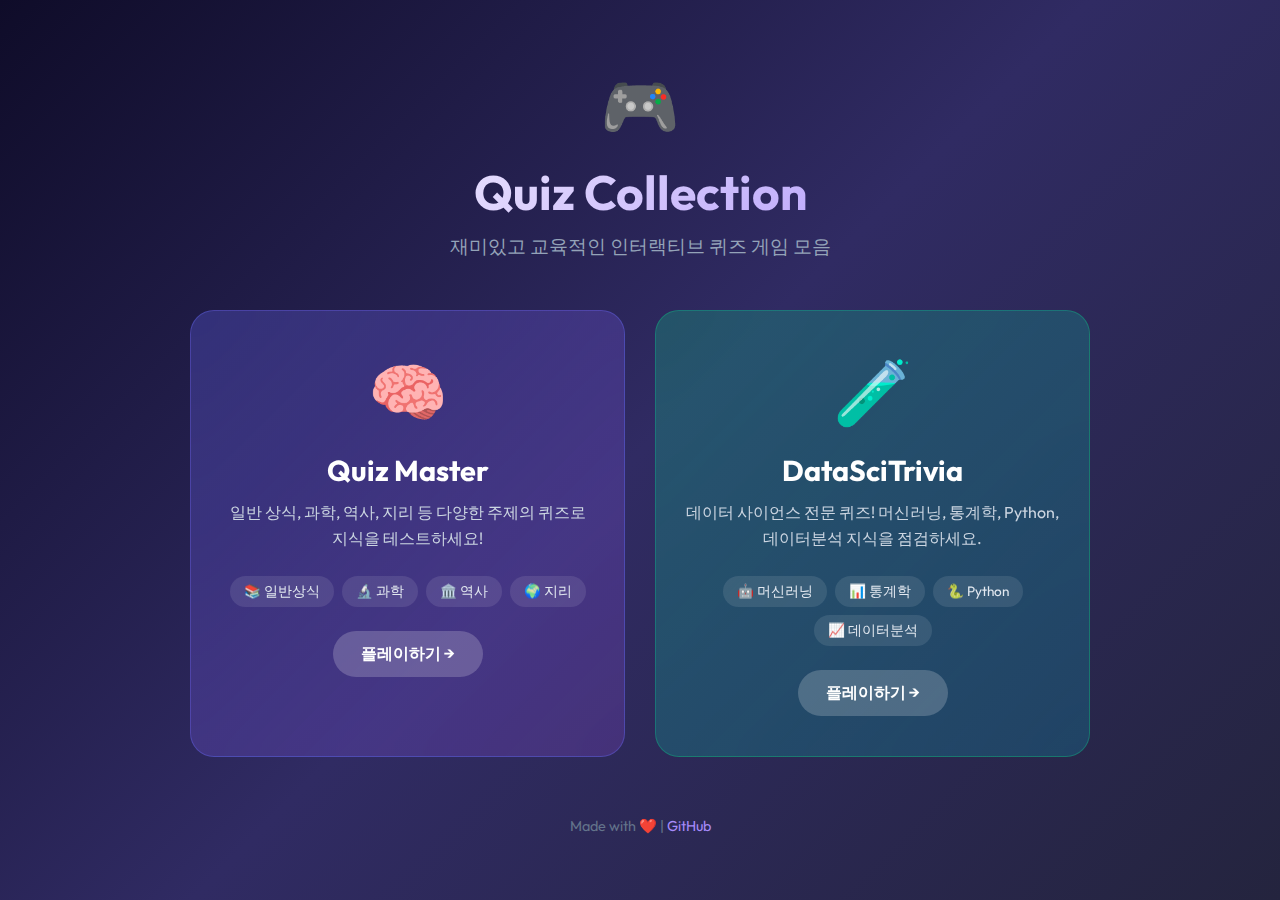
<file: index.html>
<!DOCTYPE html>
<html lang="ko">

<head>
    <meta charset="UTF-8">
    <meta name="viewport" content="width=device-width, initial-scale=1.0">
    <meta name="description" content="Quiz Collection - 다양한 주제의 인터랙티브 퀴즈 게임 모음">
    <title>🎮 Quiz Collection</title>
    <link rel="preconnect" href="https://fonts.googleapis.com">
    <link rel="preconnect" href="https://fonts.gstatic.com" crossorigin>
    <link href="https://fonts.googleapis.com/css2?family=Outfit:wght@400;500;600;700&display=swap" rel="stylesheet">
    <style>
        * {
            margin: 0;
            padding: 0;
            box-sizing: border-box;
        }

        body {
            font-family: 'Outfit', -apple-system, BlinkMacSystemFont, sans-serif;
            background: linear-gradient(135deg, #0f0c29 0%, #302b63 50%, #24243e 100%);
            min-height: 100vh;
            display: flex;
            align-items: center;
            justify-content: center;
            padding: 20px;
            color: white;
        }

        .container {
            max-width: 900px;
            width: 100%;
            text-align: center;
        }

        .header {
            margin-bottom: 50px;
        }

        .logo {
            font-size: 4rem;
            margin-bottom: 16px;
            animation: bounce 2s ease-in-out infinite;
        }

        @keyframes bounce {

            0%,
            100% {
                transform: translateY(0);
            }

            50% {
                transform: translateY(-10px);
            }
        }

        h1 {
            font-size: 3rem;
            font-weight: 700;
            background: linear-gradient(135deg, #fff, #a78bfa);
            -webkit-background-clip: text;
            -webkit-text-fill-color: transparent;
            background-clip: text;
            margin-bottom: 12px;
        }

        .subtitle {
            font-size: 1.2rem;
            color: #94a3b8;
        }

        .quiz-grid {
            display: grid;
            grid-template-columns: repeat(auto-fit, minmax(320px, 1fr));
            gap: 30px;
            margin-top: 40px;
        }

        .quiz-card {
            background: rgba(255, 255, 255, 0.1);
            backdrop-filter: blur(20px);
            -webkit-backdrop-filter: blur(20px);
            border: 1px solid rgba(255, 255, 255, 0.2);
            border-radius: 24px;
            padding: 40px 30px;
            text-decoration: none;
            color: white;
            transition: all 0.3s ease;
            position: relative;
            overflow: hidden;
        }

        .quiz-card::before {
            content: '';
            position: absolute;
            top: 0;
            left: 0;
            right: 0;
            bottom: 0;
            background: linear-gradient(135deg, transparent, rgba(255, 255, 255, 0.1));
            opacity: 0;
            transition: opacity 0.3s;
        }

        .quiz-card:hover {
            transform: translateY(-8px);
            box-shadow: 0 25px 50px -12px rgba(0, 0, 0, 0.5);
        }

        .quiz-card:hover::before {
            opacity: 1;
        }

        .quiz-card.quiz-master {
            background: linear-gradient(135deg, rgba(99, 102, 241, 0.3), rgba(168, 85, 247, 0.2));
            border-color: rgba(99, 102, 241, 0.4);
        }

        .quiz-card.datasci {
            background: linear-gradient(135deg, rgba(16, 185, 129, 0.3), rgba(6, 182, 212, 0.2));
            border-color: rgba(16, 185, 129, 0.4);
        }

        .card-icon {
            font-size: 4rem;
            margin-bottom: 20px;
        }

        .card-title {
            font-size: 1.8rem;
            font-weight: 700;
            margin-bottom: 12px;
        }

        .card-description {
            font-size: 1rem;
            color: #cbd5e1;
            margin-bottom: 24px;
            line-height: 1.6;
        }

        .card-tags {
            display: flex;
            flex-wrap: wrap;
            gap: 8px;
            justify-content: center;
        }

        .tag {
            padding: 6px 14px;
            background: rgba(255, 255, 255, 0.1);
            border-radius: 20px;
            font-size: 0.85rem;
            color: #e2e8f0;
        }

        .play-btn {
            display: inline-flex;
            align-items: center;
            gap: 8px;
            margin-top: 24px;
            padding: 12px 28px;
            background: rgba(255, 255, 255, 0.2);
            border-radius: 30px;
            font-weight: 600;
            transition: background 0.3s;
        }

        .quiz-card:hover .play-btn {
            background: rgba(255, 255, 255, 0.3);
        }

        .footer {
            margin-top: 60px;
            color: #64748b;
            font-size: 0.9rem;
        }

        .footer a {
            color: #a78bfa;
            text-decoration: none;
        }

        @media (max-width: 640px) {
            h1 {
                font-size: 2rem;
            }

            .logo {
                font-size: 3rem;
            }

            .quiz-grid {
                grid-template-columns: 1fr;
            }
        }
    </style>
</head>

<body>
    <div class="container">
        <header class="header">
            <div class="logo">🎮</div>
            <h1>Quiz Collection</h1>
            <p class="subtitle">재미있고 교육적인 인터랙티브 퀴즈 게임 모음</p>
        </header>

        <div class="quiz-grid">
            <a href="quiz-master/index.html" class="quiz-card quiz-master">
                <div class="card-icon">🧠</div>
                <h2 class="card-title">Quiz Master</h2>
                <p class="card-description">
                    일반 상식, 과학, 역사, 지리 등 다양한 주제의 퀴즈로
                    지식을 테스트하세요!
                </p>
                <div class="card-tags">
                    <span class="tag">📚 일반상식</span>
                    <span class="tag">🔬 과학</span>
                    <span class="tag">🏛️ 역사</span>
                    <span class="tag">🌍 지리</span>
                </div>
                <div class="play-btn">
                    플레이하기 →
                </div>
            </a>

            <a href="datasci-trivia/index.html" class="quiz-card datasci">
                <div class="card-icon">🧪</div>
                <h2 class="card-title">DataSciTrivia</h2>
                <p class="card-description">
                    데이터 사이언스 전문 퀴즈! 머신러닝, 통계학, Python,
                    데이터분석 지식을 점검하세요.
                </p>
                <div class="card-tags">
                    <span class="tag">🤖 머신러닝</span>
                    <span class="tag">📊 통계학</span>
                    <span class="tag">🐍 Python</span>
                    <span class="tag">📈 데이터분석</span>
                </div>
                <div class="play-btn">
                    플레이하기 →
                </div>
            </a>
        </div>

        <footer class="footer">
            <p>Made with ❤️ | <a href="https://github.com/sechan9999" target="_blank">GitHub</a></p>
        </footer>
    </div>
</body>

</html>
</file>
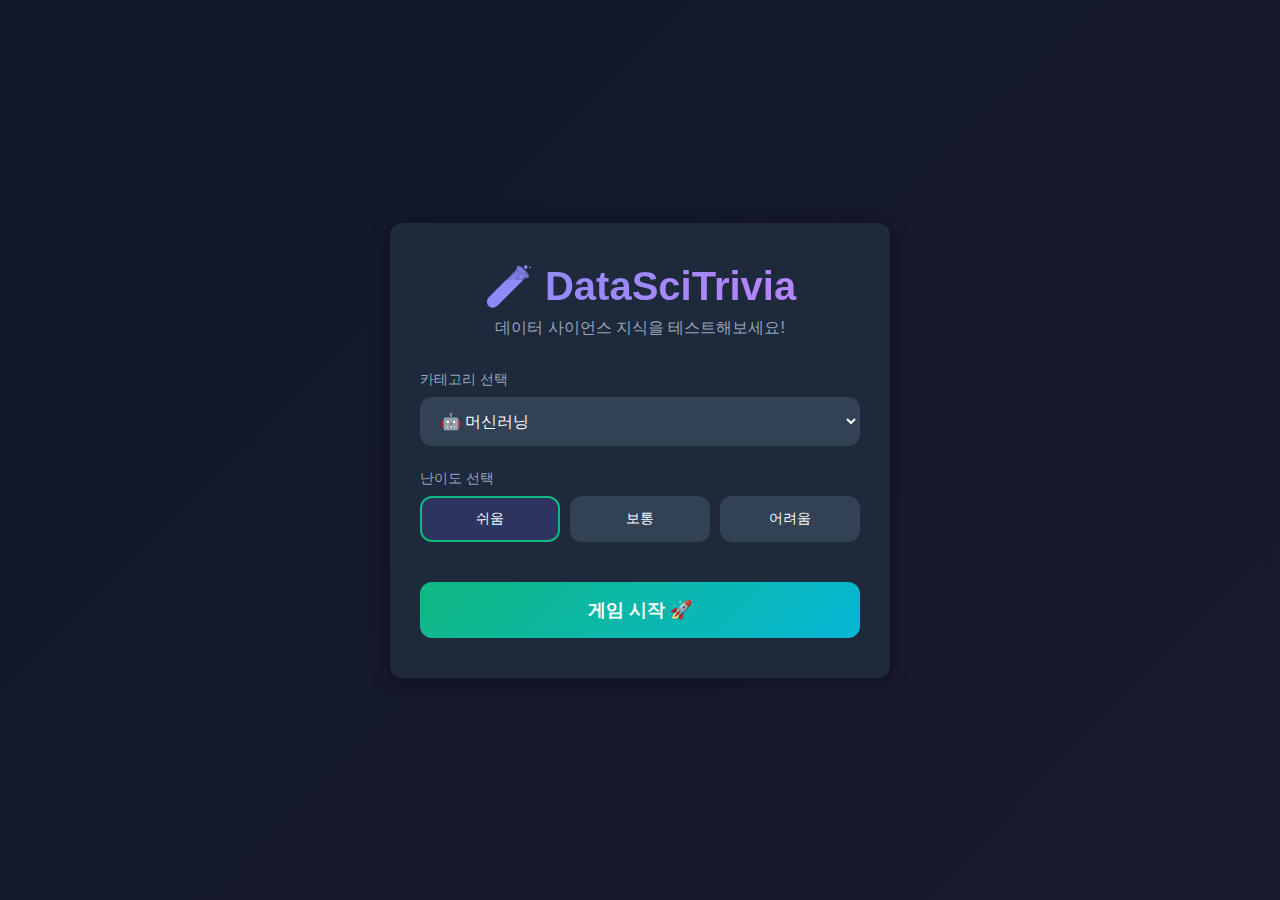
<file: datasci-trivia/index.html>
<!DOCTYPE html>
<html lang="ko">

<head>
  <meta charset="UTF-8">
  <meta name="viewport" content="width=device-width, initial-scale=1.0">
  <title>🧪 DataSciTrivia - 데이터 사이언스 퀴즈</title>
  <link rel="stylesheet" href="style.css">
</head>

<body>
  <div class="container">
    <!-- 시작 화면 -->
    <div id="start-screen" class="screen active">
      <h1>🧪 DataSciTrivia</h1>
      <p class="subtitle">데이터 사이언스 지식을 테스트해보세요!</p>

      <div class="category-select">
        <label for="category">카테고리 선택</label>
        <select id="category">
          <option value="ml">🤖 머신러닝</option>
          <option value="stats">📊 통계학</option>
          <option value="python">🐍 Python</option>
          <option value="data">📈 데이터분석</option>
        </select>
      </div>

      <div class="difficulty-select">
        <label>난이도 선택</label>
        <div class="difficulty-btns">
          <button class="diff-btn active" data-diff="easy">쉬움</button>
          <button class="diff-btn" data-diff="medium">보통</button>
          <button class="diff-btn" data-diff="hard">어려움</button>
        </div>
      </div>

      <button id="start-btn" class="primary-btn">게임 시작 🚀</button>
    </div>

    <!-- 퀴즈 화면 -->
    <div id="quiz-screen" class="screen">
      <div class="quiz-header">
        <div class="progress-info">
          <span id="question-count">1 / 10</span>
          <span id="score-display">점수: 0</span>
        </div>
        <div class="progress-bar">
          <div id="progress-fill" class="progress-fill"></div>
        </div>
        <div class="timer" id="timer">⏱️ 15</div>
      </div>

      <div class="question-section">
        <p class="category-badge" id="current-category">🤖 머신러닝</p>
        <h2 class="question-text" id="question-text">질문이 여기에 표시됩니다.</h2>
      </div>

      <div class="options-section" id="options">
        <!-- 선택지가 동적으로 생성됨 -->
      </div>

      <button id="next-btn" class="primary-btn hidden">다음 문제 →</button>
    </div>

    <!-- 결과 화면 -->
    <div id="result-screen" class="screen">
      <div class="result-content">
        <div id="result-emoji" class="result-emoji">🏆</div>
        <h2 id="result-title">훌륭해요!</h2>
        <p id="result-score" class="result-score">8 / 10</p>
        <p id="result-percent" class="result-percent">정답률: 80%</p>

        <div class="result-stats">
          <div class="stat-item">
            <span class="stat-value" id="correct-count">8</span>
            <span class="stat-label">정답</span>
          </div>
          <div class="stat-item">
            <span class="stat-value" id="wrong-count">2</span>
            <span class="stat-label">오답</span>
          </div>
          <div class="stat-item">
            <span class="stat-value" id="avg-time">8.5초</span>
            <span class="stat-label">평균 시간</span>
          </div>
        </div>
      </div>

      <div class="result-actions">
        <button id="retry-btn" class="primary-btn">다시 하기 🔄</button>
        <button id="home-btn" class="secondary-btn">홈으로</button>
      </div>
    </div>
  </div>

  <script src="questions.js"></script>
  <script src="app.js"></script>
</body>

</html>
</file>
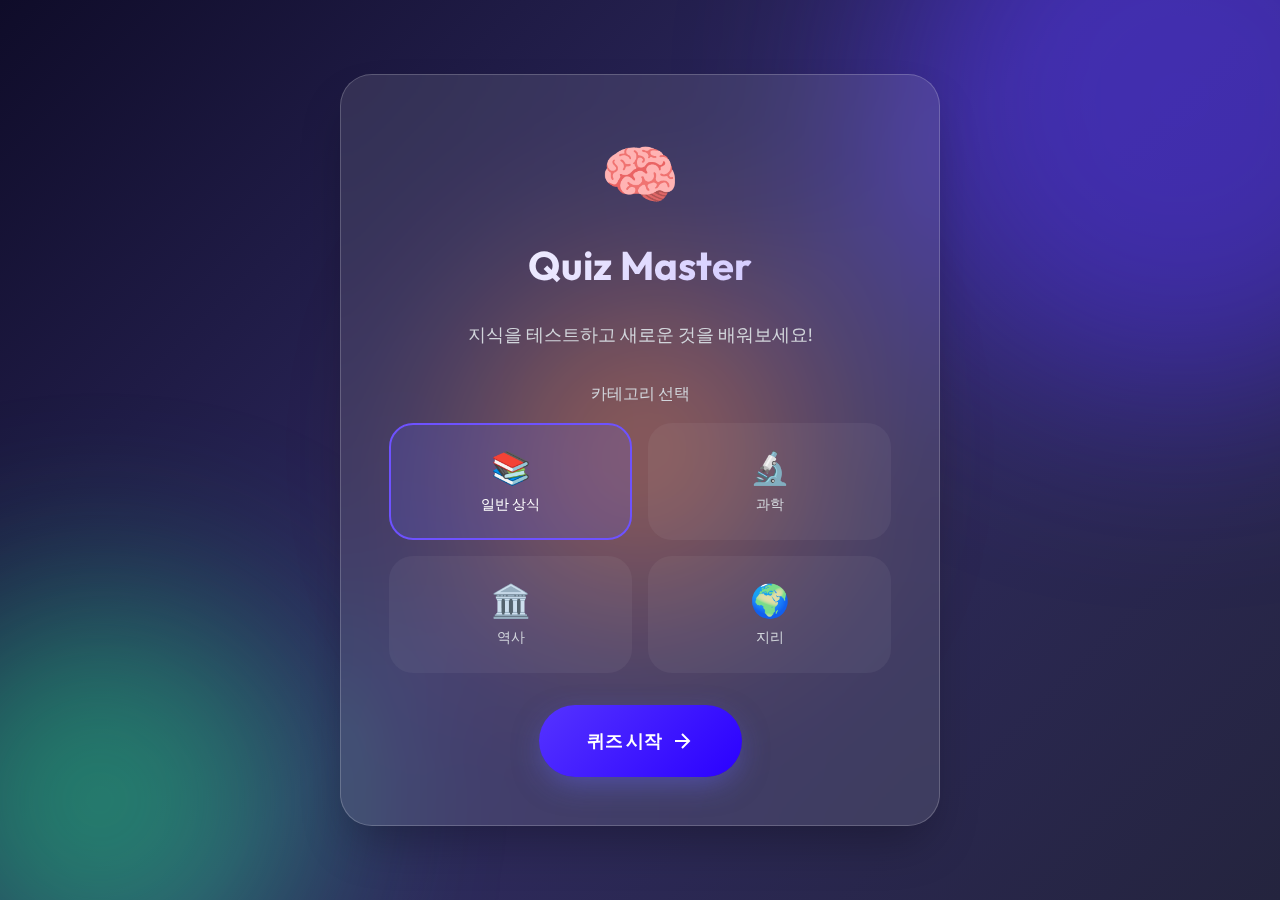
<file: quiz-master/index.html>
<!DOCTYPE html>
<html lang="ko">
<head>
    <meta charset="UTF-8">
    <meta name="viewport" content="width=device-width, initial-scale=1.0">
    <meta name="description" content="인터랙티브 퀴즈 앱 - 지식을 테스트하고 배우세요!">
    <title>🧠 Quiz Master - 지식 테스트</title>
    <link rel="preconnect" href="https://fonts.googleapis.com">
    <link rel="preconnect" href="https://fonts.gstatic.com" crossorigin>
    <link href="https://fonts.googleapis.com/css2?family=Outfit:wght@300;400;500;600;700&display=swap" rel="stylesheet">
    <link rel="stylesheet" href="style.css">
</head>
<body>
    <div class="app-container">
        <!-- Background decorations -->
        <div class="bg-decoration bg-decoration-1"></div>
        <div class="bg-decoration bg-decoration-2"></div>
        <div class="bg-decoration bg-decoration-3"></div>
        
        <!-- Start Screen -->
        <div id="start-screen" class="screen active">
            <div class="card glass-card start-card">
                <div class="logo-container">
                    <div class="logo-icon">🧠</div>
                    <h1 class="logo-text">Quiz Master</h1>
                </div>
                <p class="subtitle">지식을 테스트하고 새로운 것을 배워보세요!</p>
                
                <div class="category-selector">
                    <h3>카테고리 선택</h3>
                    <div class="category-grid">
                        <button class="category-btn active" data-category="general">
                            <span class="category-icon">📚</span>
                            <span class="category-name">일반 상식</span>
                        </button>
                        <button class="category-btn" data-category="science">
                            <span class="category-icon">🔬</span>
                            <span class="category-name">과학</span>
                        </button>
                        <button class="category-btn" data-category="history">
                            <span class="category-icon">🏛️</span>
                            <span class="category-name">역사</span>
                        </button>
                        <button class="category-btn" data-category="geography">
                            <span class="category-icon">🌍</span>
                            <span class="category-name">지리</span>
                        </button>
                    </div>
                </div>
                
                <button id="start-btn" class="btn btn-primary btn-large">
                    <span>퀴즈 시작</span>
                    <svg width="24" height="24" viewBox="0 0 24 24" fill="none" stroke="currentColor" stroke-width="2">
                        <path d="M5 12h14M12 5l7 7-7 7"/>
                    </svg>
                </button>
            </div>
        </div>
        
        <!-- Quiz Screen -->
        <div id="quiz-screen" class="screen">
            <div class="quiz-header">
                <div class="progress-container">
                    <div class="progress-info">
                        <span id="question-counter">문제 1 / 10</span>
                        <span id="timer" class="timer">⏱️ 30s</span>
                    </div>
                    <div class="progress-bar">
                        <div id="progress-fill" class="progress-fill"></div>
                    </div>
                </div>
                <div class="score-display">
                    <span class="score-label">점수</span>
                    <span id="current-score" class="score-value">0</span>
                </div>
            </div>
            
            <div class="card glass-card question-card">
                <div id="question-category" class="question-category">
                    <span class="category-badge">📚 일반 상식</span>
                </div>
                <h2 id="question-text" class="question-text">
                    질문이 여기에 표시됩니다
                </h2>
                
                <div id="options-container" class="options-container">
                    <!-- Options will be dynamically inserted here -->
                </div>
                
                <div id="feedback-container" class="feedback-container hidden">
                    <div id="feedback-message" class="feedback-message"></div>
                    <p id="explanation" class="explanation"></p>
                </div>
            </div>
            
            <button id="next-btn" class="btn btn-primary btn-next hidden">
                다음 문제
                <svg width="20" height="20" viewBox="0 0 24 24" fill="none" stroke="currentColor" stroke-width="2">
                    <path d="M5 12h14M12 5l7 7-7 7"/>
                </svg>
            </button>
        </div>
        
        <!-- Result Screen -->
        <div id="result-screen" class="screen">
            <div class="card glass-card result-card">
                <div id="result-icon" class="result-icon">🎉</div>
                <h2 id="result-title" class="result-title">훌륭합니다!</h2>
                <p id="result-message" class="result-message">당신의 퀴즈 결과입니다</p>
                
                <div class="score-circle-container">
                    <div class="score-circle">
                        <svg class="score-ring" viewBox="0 0 120 120">
                            <circle class="score-ring-bg" cx="60" cy="60" r="54"/>
                            <circle id="score-ring-progress" class="score-ring-progress" cx="60" cy="60" r="54"/>
                        </svg>
                        <div class="score-text">
                            <span id="final-score" class="final-score">0</span>
                            <span class="score-max">/ 100</span>
                        </div>
                    </div>
                </div>
                
                <div class="stats-grid">
                    <div class="stat-item">
                        <span class="stat-icon">✅</span>
                        <span id="correct-count" class="stat-value">0</span>
                        <span class="stat-label">정답</span>
                    </div>
                    <div class="stat-item">
                        <span class="stat-icon">❌</span>
                        <span id="wrong-count" class="stat-value">0</span>
                        <span class="stat-label">오답</span>
                    </div>
                    <div class="stat-item">
                        <span class="stat-icon">⏱️</span>
                        <span id="total-time" class="stat-value">0s</span>
                        <span class="stat-label">소요 시간</span>
                    </div>
                </div>
                
                <div class="result-actions">
                    <button id="retry-btn" class="btn btn-primary">
                        <svg width="20" height="20" viewBox="0 0 24 24" fill="none" stroke="currentColor" stroke-width="2">
                            <path d="M1 4v6h6M23 20v-6h-6"/>
                            <path d="M20.49 9A9 9 0 0 0 5.64 5.64L1 10m22 4l-4.64 4.36A9 9 0 0 1 3.51 15"/>
                        </svg>
                        다시 도전
                    </button>
                    <button id="home-btn" class="btn btn-secondary">
                        <svg width="20" height="20" viewBox="0 0 24 24" fill="none" stroke="currentColor" stroke-width="2">
                            <path d="M3 9l9-7 9 7v11a2 2 0 0 1-2 2H5a2 2 0 0 1-2-2z"/>
                            <polyline points="9 22 9 12 15 12 15 22"/>
                        </svg>
                        홈으로
                    </button>
                </div>
            </div>
        </div>
    </div>
    
    <script src="questions.js"></script>
    <script src="app.js"></script>
</body>
</html>
</file>
<file: datasci-trivia/style.css>
/* ===== 기본 리셋 & 변수 ===== */
* {
  margin: 0;
  padding: 0;
  box-sizing: border-box;
}

:root {
  --primary: #10B981;
  --primary-dark: #059669;
  --success: #22C55E;
  --error: #EF4444;
  --warning: #F59E0B;
  --bg: #0F172A;
  --bg-card: #1E293B;
  --bg-light: #334155;
  --text: #F8FAFC;
  --text-muted: #94A3B8;
  --radius: 12px;
  --shadow: 0 4px 20px rgba(0, 0, 0, 0.3);
}

body {
  font-family: 'Segoe UI', -apple-system, BlinkMacSystemFont, sans-serif;
  background: linear-gradient(135deg, var(--bg) 0%, #1a1a2e 100%);
  color: var(--text);
  min-height: 100vh;
  display: flex;
  align-items: center;
  justify-content: center;
  padding: 20px;
}

/* ===== 컨테이너 ===== */
.container {
  width: 100%;
  max-width: 500px;
}

/* ===== 화면 전환 ===== */
.screen {
  display: none;
  animation: fadeIn 0.3s ease;
}

.screen.active {
  display: block;
}

@keyframes fadeIn {
  from {
    opacity: 0;
    transform: translateY(10px);
  }

  to {
    opacity: 1;
    transform: translateY(0);
  }
}

/* ===== 시작 화면 ===== */
#start-screen {
  text-align: center;
  background: var(--bg-card);
  padding: 40px 30px;
  border-radius: var(--radius);
  box-shadow: var(--shadow);
}

#start-screen h1 {
  font-size: 2.5rem;
  margin-bottom: 8px;
  background: linear-gradient(135deg, #818CF8, #C084FC);
  -webkit-background-clip: text;
  -webkit-text-fill-color: transparent;
  background-clip: text;
}

.subtitle {
  color: var(--text-muted);
  margin-bottom: 32px;
}

.category-select,
.difficulty-select {
  margin-bottom: 24px;
  text-align: left;
}

.category-select label,
.difficulty-select label {
  display: block;
  font-size: 14px;
  color: var(--text-muted);
  margin-bottom: 8px;
}

#category {
  width: 100%;
  padding: 14px 16px;
  font-size: 16px;
  background: var(--bg-light);
  border: 1px solid transparent;
  border-radius: var(--radius);
  color: var(--text);
  cursor: pointer;
  outline: none;
  transition: border-color 0.2s;
}

#category:focus {
  border-color: var(--primary);
}

.difficulty-btns {
  display: flex;
  gap: 10px;
}

.diff-btn {
  flex: 1;
  padding: 12px;
  background: var(--bg-light);
  border: 2px solid transparent;
  border-radius: var(--radius);
  color: var(--text);
  font-size: 14px;
  cursor: pointer;
  transition: all 0.2s;
}

.diff-btn:hover {
  background: var(--bg);
}

.diff-btn.active {
  border-color: var(--primary);
  background: rgba(99, 102, 241, 0.2);
}

/* ===== 버튼 ===== */
.primary-btn {
  width: 100%;
  padding: 16px 32px;
  font-size: 18px;
  font-weight: 600;
  background: linear-gradient(135deg, var(--primary) 0%, #06B6D4 100%);
  border: none;
  border-radius: var(--radius);
  color: white;
  cursor: pointer;
  transition: transform 0.2s, box-shadow 0.2s;
  margin-top: 16px;
}

.primary-btn:hover {
  transform: translateY(-2px);
  box-shadow: 0 6px 20px rgba(16, 185, 129, 0.4);
}

.primary-btn:active {
  transform: translateY(0);
}

.secondary-btn {
  width: 100%;
  padding: 14px 32px;
  font-size: 16px;
  background: transparent;
  border: 2px solid var(--bg-light);
  border-radius: var(--radius);
  color: var(--text-muted);
  cursor: pointer;
  transition: all 0.2s;
  margin-top: 12px;
}

.secondary-btn:hover {
  border-color: var(--text-muted);
  color: var(--text);
}

/* ===== 퀴즈 화면 ===== */
#quiz-screen {
  background: var(--bg-card);
  padding: 24px;
  border-radius: var(--radius);
  box-shadow: var(--shadow);
}

.quiz-header {
  margin-bottom: 24px;
}

.progress-info {
  display: flex;
  justify-content: space-between;
  font-size: 14px;
  color: var(--text-muted);
  margin-bottom: 8px;
}

.progress-bar {
  height: 6px;
  background: var(--bg-light);
  border-radius: 3px;
  overflow: hidden;
  margin-bottom: 12px;
}

.progress-fill {
  height: 100%;
  background: linear-gradient(90deg, var(--primary), #06B6D4);
  border-radius: 3px;
  transition: width 0.3s ease;
  width: 10%;
}

.timer {
  text-align: center;
  font-size: 20px;
  font-weight: 600;
  color: var(--text);
  padding: 8px;
  background: var(--bg);
  border-radius: 8px;
}

.timer.warning {
  color: var(--warning);
  animation: pulse 0.5s infinite;
}

.timer.danger {
  color: var(--error);
}

@keyframes pulse {

  0%,
  100% {
    transform: scale(1);
  }

  50% {
    transform: scale(1.05);
  }
}

/* ===== 질문 섹션 ===== */
.question-section {
  text-align: center;
  margin-bottom: 24px;
}

.category-badge {
  display: inline-block;
  padding: 6px 14px;
  background: rgba(99, 102, 241, 0.2);
  border-radius: 20px;
  font-size: 13px;
  color: #A5B4FC;
  margin-bottom: 16px;
}

.question-text {
  font-size: 1.25rem;
  line-height: 1.6;
  font-weight: 500;
}

/* ===== 선택지 ===== */
.options-section {
  display: flex;
  flex-direction: column;
  gap: 12px;
  margin-bottom: 20px;
}

.option-btn {
  width: 100%;
  padding: 16px 20px;
  font-size: 16px;
  text-align: left;
  background: var(--bg);
  border: 2px solid var(--bg-light);
  border-radius: var(--radius);
  color: var(--text);
  cursor: pointer;
  transition: all 0.2s;
  display: flex;
  align-items: center;
  gap: 12px;
}

.option-btn:hover:not(.disabled) {
  border-color: var(--primary);
  background: rgba(99, 102, 241, 0.1);
}

.option-btn .option-letter {
  width: 28px;
  height: 28px;
  display: flex;
  align-items: center;
  justify-content: center;
  background: var(--bg-light);
  border-radius: 6px;
  font-weight: 600;
  font-size: 14px;
  flex-shrink: 0;
}

.option-btn.correct {
  border-color: var(--success);
  background: rgba(16, 185, 129, 0.2);
}

.option-btn.correct .option-letter {
  background: var(--success);
}

.option-btn.wrong {
  border-color: var(--error);
  background: rgba(239, 68, 68, 0.2);
}

.option-btn.wrong .option-letter {
  background: var(--error);
}

.option-btn.disabled {
  cursor: not-allowed;
  opacity: 0.7;
}

.hidden {
  display: none !important;
}

/* ===== 결과 화면 ===== */
#result-screen {
  background: var(--bg-card);
  padding: 40px 30px;
  border-radius: var(--radius);
  box-shadow: var(--shadow);
  text-align: center;
}

.result-emoji {
  font-size: 64px;
  margin-bottom: 16px;
  animation: bounce 0.6s ease;
}

@keyframes bounce {

  0%,
  100% {
    transform: translateY(0);
  }

  50% {
    transform: translateY(-20px);
  }
}

#result-title {
  font-size: 1.75rem;
  margin-bottom: 8px;
}

.result-score {
  font-size: 3rem;
  font-weight: 700;
  background: linear-gradient(135deg, #818CF8, #C084FC);
  -webkit-background-clip: text;
  -webkit-text-fill-color: transparent;
  background-clip: text;
  margin: 16px 0;
}

.result-percent {
  color: var(--text-muted);
  margin-bottom: 32px;
}

.result-stats {
  display: flex;
  justify-content: center;
  gap: 32px;
  margin-bottom: 32px;
  padding: 20px;
  background: var(--bg);
  border-radius: var(--radius);
}

.stat-item {
  text-align: center;
}

.stat-value {
  display: block;
  font-size: 1.5rem;
  font-weight: 600;
  color: var(--text);
}

.stat-label {
  font-size: 13px;
  color: var(--text-muted);
}

/* ===== 반응형 ===== */
@media (max-width: 480px) {
  body {
    padding: 10px;
  }

  #start-screen,
  #quiz-screen,
  #result-screen {
    padding: 24px 20px;
  }

  #start-screen h1 {
    font-size: 2rem;
  }

  .question-text {
    font-size: 1.1rem;
  }

  .result-stats {
    gap: 20px;
  }
}
</file>
<file: quiz-master/style.css>
/* ===== CSS Variables & Design Tokens ===== */
:root {
    /* Primary Colors */
    --primary-hue: 250;
    --primary-50: hsl(var(--primary-hue), 100%, 97%);
    --primary-100: hsl(var(--primary-hue), 100%, 94%);
    --primary-200: hsl(var(--primary-hue), 100%, 86%);
    --primary-300: hsl(var(--primary-hue), 100%, 76%);
    --primary-400: hsl(var(--primary-hue), 100%, 66%);
    --primary-500: hsl(var(--primary-hue), 100%, 60%);
    --primary-600: hsl(var(--primary-hue), 100%, 50%);
    --primary-700: hsl(var(--primary-hue), 100%, 42%);
    
    /* Accent Colors */
    --accent-green: hsl(152, 76%, 50%);
    --accent-green-light: hsl(152, 76%, 95%);
    --accent-red: hsl(0, 84%, 60%);
    --accent-red-light: hsl(0, 84%, 95%);
    --accent-yellow: hsl(45, 100%, 51%);
    --accent-orange: hsl(25, 100%, 55%);
    
    /* Neutral Colors */
    --gray-50: #f9fafb;
    --gray-100: #f3f4f6;
    --gray-200: #e5e7eb;
    --gray-300: #d1d5db;
    --gray-400: #9ca3af;
    --gray-500: #6b7280;
    --gray-600: #4b5563;
    --gray-700: #374151;
    --gray-800: #1f2937;
    --gray-900: #111827;
    
    /* Background */
    --bg-gradient-start: #0f0c29;
    --bg-gradient-mid: #302b63;
    --bg-gradient-end: #24243e;
    
    /* Glass Effect */
    --glass-bg: rgba(255, 255, 255, 0.1);
    --glass-border: rgba(255, 255, 255, 0.2);
    --glass-shadow: rgba(0, 0, 0, 0.3);
    
    /* Typography */
    --font-family: 'Outfit', -apple-system, BlinkMacSystemFont, sans-serif;
    
    /* Spacing */
    --spacing-xs: 0.25rem;
    --spacing-sm: 0.5rem;
    --spacing-md: 1rem;
    --spacing-lg: 1.5rem;
    --spacing-xl: 2rem;
    --spacing-2xl: 3rem;
    
    /* Border Radius */
    --radius-sm: 0.5rem;
    --radius-md: 1rem;
    --radius-lg: 1.5rem;
    --radius-xl: 2rem;
    --radius-full: 9999px;
    
    /* Transitions */
    --transition-fast: 150ms ease;
    --transition-normal: 300ms ease;
    --transition-slow: 500ms ease;
}

/* ===== Reset & Base Styles ===== */
*, *::before, *::after {
    box-sizing: border-box;
    margin: 0;
    padding: 0;
}

html {
    font-size: 16px;
    scroll-behavior: smooth;
}

body {
    font-family: var(--font-family);
    background: linear-gradient(135deg, var(--bg-gradient-start), var(--bg-gradient-mid), var(--bg-gradient-end));
    min-height: 100vh;
    color: white;
    line-height: 1.6;
    overflow-x: hidden;
}

/* ===== App Container ===== */
.app-container {
    min-height: 100vh;
    display: flex;
    align-items: center;
    justify-content: center;
    padding: var(--spacing-lg);
    position: relative;
}

/* ===== Background Decorations ===== */
.bg-decoration {
    position: fixed;
    border-radius: 50%;
    filter: blur(100px);
    opacity: 0.5;
    pointer-events: none;
    z-index: 0;
}

.bg-decoration-1 {
    width: 600px;
    height: 600px;
    background: var(--primary-500);
    top: -200px;
    right: -200px;
    animation: float 20s ease-in-out infinite;
}

.bg-decoration-2 {
    width: 400px;
    height: 400px;
    background: var(--accent-green);
    bottom: -100px;
    left: -100px;
    animation: float 25s ease-in-out infinite reverse;
}

.bg-decoration-3 {
    width: 300px;
    height: 300px;
    background: var(--accent-orange);
    top: 50%;
    left: 50%;
    transform: translate(-50%, -50%);
    animation: pulse 15s ease-in-out infinite;
}

@keyframes float {
    0%, 100% { transform: translate(0, 0); }
    25% { transform: translate(-30px, 30px); }
    50% { transform: translate(20px, -20px); }
    75% { transform: translate(-20px, -30px); }
}

@keyframes pulse {
    0%, 100% { opacity: 0.3; transform: translate(-50%, -50%) scale(1); }
    50% { opacity: 0.5; transform: translate(-50%, -50%) scale(1.2); }
}

/* ===== Screen Transitions ===== */
.screen {
    display: none;
    width: 100%;
    max-width: 600px;
    animation: fadeIn 0.5s ease;
    position: relative;
    z-index: 1;
}

.screen.active {
    display: block;
}

@keyframes fadeIn {
    from { opacity: 0; transform: translateY(20px); }
    to { opacity: 1; transform: translateY(0); }
}

/* ===== Glass Card ===== */
.glass-card {
    background: var(--glass-bg);
    backdrop-filter: blur(20px);
    -webkit-backdrop-filter: blur(20px);
    border: 1px solid var(--glass-border);
    border-radius: var(--radius-xl);
    padding: var(--spacing-2xl);
    box-shadow: 0 25px 50px -12px var(--glass-shadow);
}

/* ===== Start Screen ===== */
.start-card {
    text-align: center;
}

.logo-container {
    margin-bottom: var(--spacing-lg);
}

.logo-icon {
    font-size: 4rem;
    animation: bounce 2s ease-in-out infinite;
}

@keyframes bounce {
    0%, 100% { transform: translateY(0); }
    50% { transform: translateY(-10px); }
}

.logo-text {
    font-size: 2.5rem;
    font-weight: 700;
    background: linear-gradient(135deg, #fff, var(--primary-200));
    -webkit-background-clip: text;
    -webkit-text-fill-color: transparent;
    background-clip: text;
    margin-top: var(--spacing-sm);
}

.subtitle {
    color: var(--gray-300);
    font-size: 1.1rem;
    margin-bottom: var(--spacing-xl);
}

/* ===== Category Selector ===== */
.category-selector {
    margin-bottom: var(--spacing-xl);
}

.category-selector h3 {
    font-size: 1rem;
    font-weight: 500;
    color: var(--gray-300);
    margin-bottom: var(--spacing-md);
}

.category-grid {
    display: grid;
    grid-template-columns: repeat(2, 1fr);
    gap: var(--spacing-md);
}

.category-btn {
    display: flex;
    flex-direction: column;
    align-items: center;
    gap: var(--spacing-sm);
    padding: var(--spacing-lg);
    background: rgba(255, 255, 255, 0.05);
    border: 2px solid transparent;
    border-radius: var(--radius-lg);
    color: var(--gray-300);
    cursor: pointer;
    transition: all var(--transition-normal);
}

.category-btn:hover {
    background: rgba(255, 255, 255, 0.1);
    transform: translateY(-2px);
}

.category-btn.active {
    border-color: var(--primary-400);
    background: rgba(99, 102, 241, 0.2);
    color: white;
}

.category-icon {
    font-size: 2rem;
}

.category-name {
    font-size: 0.9rem;
    font-weight: 500;
}

/* ===== Buttons ===== */
.btn {
    display: inline-flex;
    align-items: center;
    justify-content: center;
    gap: var(--spacing-sm);
    padding: var(--spacing-md) var(--spacing-xl);
    border: none;
    border-radius: var(--radius-full);
    font-family: var(--font-family);
    font-size: 1rem;
    font-weight: 600;
    cursor: pointer;
    transition: all var(--transition-normal);
}

.btn-primary {
    background: linear-gradient(135deg, var(--primary-500), var(--primary-600));
    color: white;
    box-shadow: 0 10px 30px -5px rgba(99, 102, 241, 0.5);
}

.btn-primary:hover {
    transform: translateY(-2px);
    box-shadow: 0 15px 40px -5px rgba(99, 102, 241, 0.6);
}

.btn-primary:active {
    transform: translateY(0);
}

.btn-secondary {
    background: rgba(255, 255, 255, 0.1);
    color: white;
    border: 1px solid var(--glass-border);
}

.btn-secondary:hover {
    background: rgba(255, 255, 255, 0.2);
}

.btn-large {
    padding: var(--spacing-lg) var(--spacing-2xl);
    font-size: 1.1rem;
}

/* ===== Quiz Screen ===== */
.quiz-header {
    display: flex;
    justify-content: space-between;
    align-items: center;
    margin-bottom: var(--spacing-lg);
    gap: var(--spacing-lg);
}

.progress-container {
    flex: 1;
}

.progress-info {
    display: flex;
    justify-content: space-between;
    margin-bottom: var(--spacing-sm);
    font-size: 0.9rem;
    color: var(--gray-300);
}

.timer {
    color: var(--accent-yellow);
    font-weight: 600;
}

.timer.warning {
    color: var(--accent-red);
    animation: pulse-text 0.5s ease-in-out infinite;
}

@keyframes pulse-text {
    0%, 100% { opacity: 1; }
    50% { opacity: 0.5; }
}

.progress-bar {
    height: 8px;
    background: rgba(255, 255, 255, 0.1);
    border-radius: var(--radius-full);
    overflow: hidden;
}

.progress-fill {
    height: 100%;
    background: linear-gradient(90deg, var(--primary-400), var(--accent-green));
    border-radius: var(--radius-full);
    transition: width var(--transition-normal);
}

.score-display {
    display: flex;
    flex-direction: column;
    align-items: center;
    background: rgba(255, 255, 255, 0.1);
    padding: var(--spacing-sm) var(--spacing-lg);
    border-radius: var(--radius-md);
}

.score-label {
    font-size: 0.75rem;
    color: var(--gray-400);
    text-transform: uppercase;
    letter-spacing: 0.05em;
}

.score-value {
    font-size: 1.5rem;
    font-weight: 700;
    color: var(--accent-yellow);
}

/* ===== Question Card ===== */
.question-card {
    margin-bottom: var(--spacing-lg);
}

.question-category {
    margin-bottom: var(--spacing-lg);
}

.category-badge {
    display: inline-block;
    padding: var(--spacing-xs) var(--spacing-md);
    background: rgba(255, 255, 255, 0.1);
    border-radius: var(--radius-full);
    font-size: 0.85rem;
    color: var(--gray-300);
}

.question-text {
    font-size: 1.4rem;
    font-weight: 600;
    line-height: 1.5;
    margin-bottom: var(--spacing-xl);
    color: white;
}

/* ===== Options ===== */
.options-container {
    display: flex;
    flex-direction: column;
    gap: var(--spacing-md);
}

.option-btn {
    display: flex;
    align-items: center;
    gap: var(--spacing-md);
    padding: var(--spacing-lg);
    background: rgba(255, 255, 255, 0.05);
    border: 2px solid rgba(255, 255, 255, 0.1);
    border-radius: var(--radius-lg);
    color: white;
    font-family: var(--font-family);
    font-size: 1rem;
    text-align: left;
    cursor: pointer;
    transition: all var(--transition-normal);
}

.option-btn:hover:not(:disabled) {
    background: rgba(255, 255, 255, 0.1);
    border-color: var(--primary-400);
    transform: translateX(5px);
}

.option-btn:disabled {
    cursor: not-allowed;
}

.option-btn.correct {
    background: var(--accent-green-light);
    border-color: var(--accent-green);
    color: var(--gray-800);
}

.option-btn.wrong {
    background: var(--accent-red-light);
    border-color: var(--accent-red);
    color: var(--gray-800);
}

.option-label {
    display: flex;
    align-items: center;
    justify-content: center;
    width: 32px;
    height: 32px;
    background: rgba(255, 255, 255, 0.1);
    border-radius: var(--radius-sm);
    font-weight: 600;
    flex-shrink: 0;
}

.option-btn.correct .option-label,
.option-btn.wrong .option-label {
    background: rgba(0, 0, 0, 0.1);
}

.option-text {
    flex: 1;
}

/* ===== Feedback ===== */
.feedback-container {
    margin-top: var(--spacing-xl);
    padding: var(--spacing-lg);
    background: rgba(0, 0, 0, 0.2);
    border-radius: var(--radius-lg);
    animation: slideIn 0.3s ease;
}

.feedback-container.hidden {
    display: none;
}

@keyframes slideIn {
    from { opacity: 0; transform: translateY(-10px); }
    to { opacity: 1; transform: translateY(0); }
}

.feedback-message {
    font-size: 1.2rem;
    font-weight: 600;
    margin-bottom: var(--spacing-sm);
}

.feedback-message.correct {
    color: var(--accent-green);
}

.feedback-message.wrong {
    color: var(--accent-red);
}

.explanation {
    color: var(--gray-300);
    font-size: 0.95rem;
    line-height: 1.6;
}

/* ===== Next Button ===== */
.btn-next {
    width: 100%;
    padding: var(--spacing-lg);
}

.btn-next.hidden {
    display: none;
}

/* ===== Result Screen ===== */
.result-card {
    text-align: center;
}

.result-icon {
    font-size: 5rem;
    margin-bottom: var(--spacing-md);
    animation: celebrate 0.6s ease;
}

@keyframes celebrate {
    0% { transform: scale(0); }
    50% { transform: scale(1.2); }
    100% { transform: scale(1); }
}

.result-title {
    font-size: 2rem;
    font-weight: 700;
    margin-bottom: var(--spacing-sm);
}

.result-message {
    color: var(--gray-300);
    margin-bottom: var(--spacing-xl);
}

/* ===== Score Circle ===== */
.score-circle-container {
    display: flex;
    justify-content: center;
    margin-bottom: var(--spacing-xl);
}

.score-circle {
    position: relative;
    width: 180px;
    height: 180px;
}

.score-ring {
    width: 100%;
    height: 100%;
    transform: rotate(-90deg);
}

.score-ring-bg {
    fill: none;
    stroke: rgba(255, 255, 255, 0.1);
    stroke-width: 8;
}

.score-ring-progress {
    fill: none;
    stroke: url(#scoreGradient);
    stroke-width: 8;
    stroke-linecap: round;
    stroke-dasharray: 339.292;
    stroke-dashoffset: 339.292;
    transition: stroke-dashoffset 1.5s ease-out;
}

.score-text {
    position: absolute;
    top: 50%;
    left: 50%;
    transform: translate(-50%, -50%);
    text-align: center;
}

.final-score {
    display: block;
    font-size: 3rem;
    font-weight: 700;
    background: linear-gradient(135deg, var(--accent-yellow), var(--accent-orange));
    -webkit-background-clip: text;
    -webkit-text-fill-color: transparent;
    background-clip: text;
}

.score-max {
    font-size: 1rem;
    color: var(--gray-400);
}

/* ===== Stats Grid ===== */
.stats-grid {
    display: grid;
    grid-template-columns: repeat(3, 1fr);
    gap: var(--spacing-md);
    margin-bottom: var(--spacing-xl);
}

.stat-item {
    display: flex;
    flex-direction: column;
    align-items: center;
    gap: var(--spacing-xs);
    padding: var(--spacing-md);
    background: rgba(255, 255, 255, 0.05);
    border-radius: var(--radius-md);
}

.stat-icon {
    font-size: 1.5rem;
}

.stat-value {
    font-size: 1.5rem;
    font-weight: 700;
}

.stat-label {
    font-size: 0.8rem;
    color: var(--gray-400);
}

/* ===== Result Actions ===== */
.result-actions {
    display: flex;
    gap: var(--spacing-md);
    justify-content: center;
}

.result-actions .btn {
    flex: 1;
    max-width: 200px;
}

/* ===== Responsive Design ===== */
@media (max-width: 640px) {
    .app-container {
        padding: var(--spacing-md);
    }
    
    .glass-card {
        padding: var(--spacing-lg);
    }
    
    .logo-text {
        font-size: 2rem;
    }
    
    .question-text {
        font-size: 1.2rem;
    }
    
    .category-grid {
        grid-template-columns: repeat(2, 1fr);
        gap: var(--spacing-sm);
    }
    
    .category-btn {
        padding: var(--spacing-md);
    }
    
    .category-icon {
        font-size: 1.5rem;
    }
    
    .quiz-header {
        flex-direction: column;
        align-items: stretch;
    }
    
    .score-display {
        flex-direction: row;
        justify-content: center;
        gap: var(--spacing-sm);
    }
    
    .stats-grid {
        grid-template-columns: repeat(3, 1fr);
        gap: var(--spacing-sm);
    }
    
    .result-actions {
        flex-direction: column;
    }
    
    .result-actions .btn {
        max-width: 100%;
    }
}

/* ===== Utility Classes ===== */
.hidden {
    display: none !important;
}

/* ===== Gradient Definitions for SVG ===== */
.score-ring-progress {
    stroke: var(--accent-green);
}
</file>
